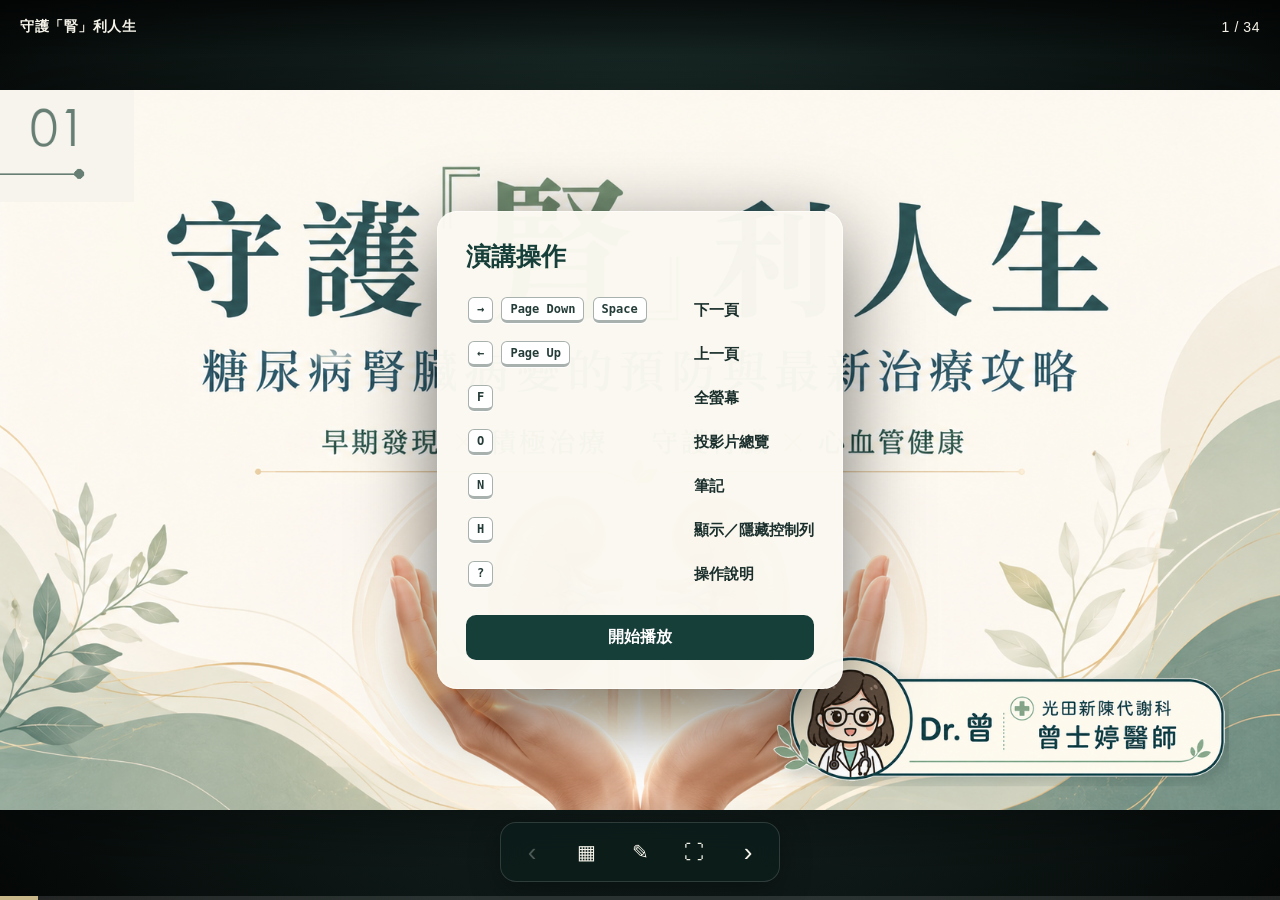
<file: index.html>
<!doctype html>
<html lang="zh-Hant">
<head>
  <meta charset="utf-8">
  <meta name="viewport" content="width=device-width,initial-scale=1,viewport-fit=cover">
  <meta name="theme-color" content="#173f3a">
  <title>守護「腎」利人生｜糖尿病腎臟病變衛教</title>
  <link rel="stylesheet" href="style.css">
</head>
<body>
  <main id="stage" aria-label="簡報播放區">
    <div id="deck" tabindex="0" aria-live="polite">
      <img id="slide" src="slides/slide-01.png?v=20260805-egfr-uacr-risk-polish" alt="第 1 張投影片" draggable="false">
      <video id="slideVideo" class="slide-media" controls playsinline preload="metadata" hidden></video>
    </div>

    <header id="topbar" class="chrome">
      <div class="brand">守護「腎」利人生</div>
      <div id="status" aria-label="目前頁碼">1 / 34</div>
    </header>

    <nav id="controls" class="chrome" aria-label="簡報控制">
      <button id="prev" type="button" aria-label="上一頁" title="上一頁（← / Page Up）">‹</button>
      <button id="overview" type="button" aria-label="投影片總覽" title="投影片總覽（O）">▦</button>
      <button id="notes" type="button" aria-label="筆記" title="筆記（N）">✎</button>
      <button id="fullscreen" type="button" aria-label="全螢幕" title="全螢幕（F）">⛶</button>
      <button id="next" type="button" aria-label="下一頁" title="下一頁（→ / Page Down / 空白鍵）">›</button>
    </nav>

    <div id="progress" aria-hidden="true"><span></span></div>

    <section id="help" class="panel" hidden aria-label="操作說明">
      <h2>演講操作</h2>
      <div class="key-grid">
        <span><kbd>→</kbd> <kbd>Page Down</kbd> <kbd>Space</kbd></span><b>下一頁</b>
        <span><kbd>←</kbd> <kbd>Page Up</kbd></span><b>上一頁</b>
        <span><kbd>F</kbd></span><b>全螢幕</b>
        <span><kbd>O</kbd></span><b>投影片總覽</b>
        <span><kbd>N</kbd></span><b>筆記</b>
        <span><kbd>H</kbd></span><b>顯示／隱藏控制列</b>
        <span><kbd>?</kbd></span><b>操作說明</b>
      </div>
      <button type="button" class="close" data-close>開始播放</button>
    </section>

    <section id="overviewPanel" class="panel overview" hidden aria-label="投影片總覽">
      <div class="overview-head"><h2>投影片總覽</h2><button type="button" class="icon-close" data-close aria-label="關閉">×</button></div>
      <div id="thumbs"></div>
    </section>

    <aside id="notesPanel" class="notes-panel" hidden aria-label="投影片筆記">
      <div class="notes-head">
        <div>
          <p>第 <span id="noteSlideNumber">1</span> 張</p>
          <h2>我的筆記</h2>
        </div>
        <button type="button" class="icon-close" data-notes-close aria-label="關閉筆記">×</button>
      </div>
      <textarea id="slideNote" placeholder="寫下想提醒自己的重點..." spellcheck="false"></textarea>
      <div class="notes-meta">
        <span id="noteSaved" aria-live="polite">已儲存</span>
        <span id="noteCount">0 字</span>
      </div>
      <div class="notes-actions">
        <button id="copyNotes" type="button">複製全部</button>
        <button id="downloadNotes" type="button">下載全部</button>
        <button id="clearNote" type="button">清除本頁</button>
      </div>
    </aside>
  </main>
  <script src="app.js?v=20260821-speaker-sync"></script>
</body>
</html>
</file>
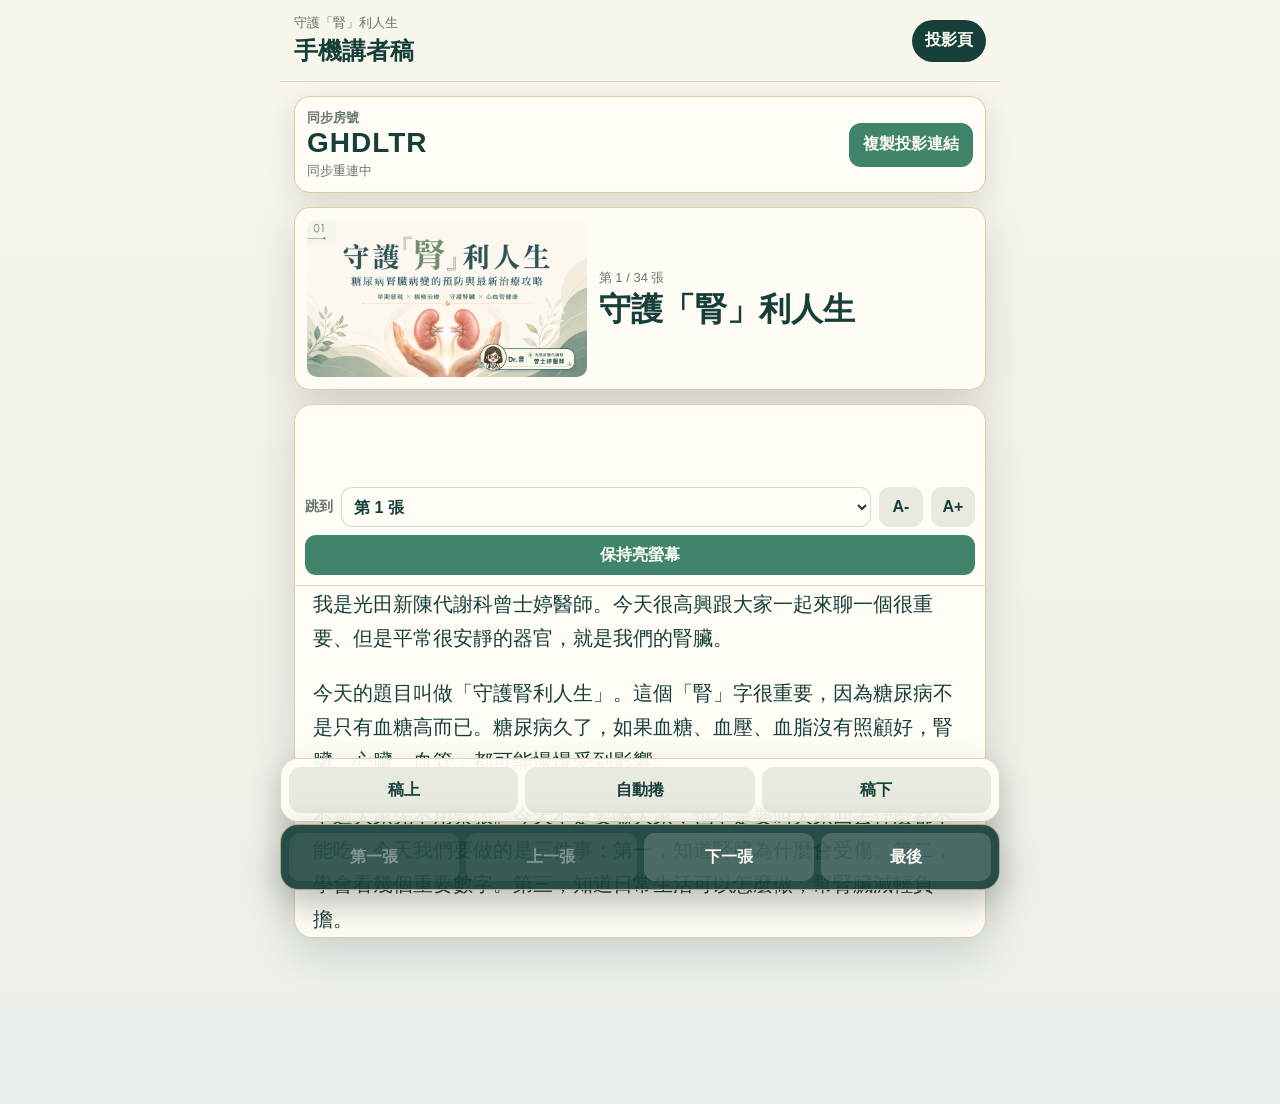
<file: speaker.html>
<!doctype html>
<html lang="zh-Hant">
<head>
  <meta charset="utf-8">
  <meta name="viewport" content="width=device-width,initial-scale=1,viewport-fit=cover">
  <meta name="theme-color" content="#173f3a">
  <title>手機講者稿｜守護「腎」利人生</title>
  <link rel="stylesheet" href="speaker.css?v=20260821-speaker-sync">
</head>
<body>
  <main class="speaker-app" aria-label="手機講者稿">
    <header class="speaker-top">
      <div>
        <p>守護「腎」利人生</p>
        <h1>手機講者稿</h1>
      </div>
      <a id="projectorLink" class="projector-link" href="index.html#1">投影頁</a>
    </header>

    <section class="sync-card" aria-label="同步設定">
      <div>
        <p>同步房號</p>
        <strong id="roomCode">建立中</strong>
        <span id="syncStatus">準備同步</span>
      </div>
      <button id="copyProjectorLink" type="button">複製投影連結</button>
    </section>

    <section class="slide-card" aria-label="目前投影片">
      <img id="slideThumb" src="slides/slide-01.png?v=20260821-speaker-sync" alt="第 1 張投影片縮圖">
      <div class="slide-info">
        <p id="slideCount">第 1 / 34 張</p>
        <h2 id="slideTitle">載入中</h2>
      </div>
    </section>

    <section class="script-panel" aria-label="逐字稿">
      <div class="script-toolbar">
        <label for="slideSelect">跳到</label>
        <select id="slideSelect" aria-label="選擇投影片"></select>
        <button id="smallerText" type="button" aria-label="縮小文字">A-</button>
        <button id="largerText" type="button" aria-label="放大文字">A+</button>
        <button id="wakeLock" type="button">保持亮螢幕</button>
      </div>
      <article id="scriptText" class="script-text" aria-live="polite">
        <p>正在載入逐字稿...</p>
      </article>
    </section>

    <nav class="speaker-controls" aria-label="講者控制">
      <button id="firstSlide" type="button">第一張</button>
      <button id="prevSlide" type="button">上一張</button>
      <button id="nextSlide" type="button">下一張</button>
      <button id="lastSlide" type="button">最後</button>
    </nav>
    <nav class="read-controls" aria-label="逐字稿控制">
      <button id="scrollScriptUp" type="button">稿上</button>
      <button id="autoScroll" type="button">自動捲</button>
      <button id="scrollScriptDown" type="button">稿下</button>
    </nav>
  </main>
  <script src="speaker-data.js?v=20260821-speaker-sync"></script>
  <script src="speaker.js?v=20260821-speaker-sync"></script>
</body>
</html>
</file>
<file: style.css>
:root{color-scheme:dark;--ink:#f6f4ea;--green:#173f3a;--accent:#c8b889;--chrome:rgba(12,29,27,.80)}
*{box-sizing:border-box}
html,body{width:100%;height:100%;margin:0;overflow:hidden;background:#07100f;font-family:-apple-system,BlinkMacSystemFont,"Segoe UI","Noto Sans TC",sans-serif}
button{font:inherit}
#stage{position:relative;width:100%;height:100%;display:grid;place-items:center;background:radial-gradient(circle at 50% 45%,#28433e 0,#111d1b 55%,#050807 100%);isolation:isolate}
#deck{width:100%;height:100%;display:grid;place-items:center;outline:none;cursor:default;transition:padding-right .25s ease}
#stage.notes-open #deck{padding-right:min(390px,32vw)}
#slide,.slide-media{display:block;width:100%;height:100%;object-fit:contain;user-select:none;-webkit-user-select:none;filter:drop-shadow(0 12px 35px rgba(0,0,0,.45))}
#slide[hidden],.slide-media[hidden]{display:none!important}
.slide-media{background:#050807}
.chrome{position:fixed;z-index:10;transition:opacity .25s ease,transform .25s ease}
#topbar{top:0;left:0;right:0;height:54px;padding:0 20px;display:flex;align-items:center;justify-content:space-between;color:var(--ink);background:linear-gradient(to bottom,rgba(0,0,0,.55),transparent);font-size:14px;letter-spacing:.04em;pointer-events:none}
.brand{font-weight:700}.hidden-chrome .chrome{opacity:0;pointer-events:none}.hidden-chrome #topbar{transform:translateY(-100%)}.hidden-chrome #controls{transform:translate(-50%,120%)}
#controls{left:50%;bottom:max(18px,env(safe-area-inset-bottom));transform:translateX(-50%);display:flex;gap:6px;padding:7px;border:1px solid rgba(255,255,255,.14);border-radius:16px;background:var(--chrome);box-shadow:0 8px 30px rgba(0,0,0,.35);backdrop-filter:blur(14px)}
#controls button{position:relative;width:48px;height:44px;border:0;border-radius:11px;color:var(--ink);background:transparent;font-size:26px;line-height:1;cursor:pointer}
#controls button:nth-child(2),#controls button:nth-child(3),#controls button:nth-child(4){font-size:20px}
#controls button:hover,#controls button:focus-visible{background:rgba(255,255,255,.15);outline:2px solid var(--accent);outline-offset:-2px}
#controls button:disabled{opacity:.28;cursor:default}
#controls button.has-note{background:rgba(200,184,137,.18)}
#controls button.has-note::after{content:"";position:absolute;width:7px;height:7px;border-radius:50%;background:#f0d27a;transform:translate(-2px,13px)}
#progress{position:fixed;z-index:12;left:0;right:0;bottom:0;height:4px;background:rgba(255,255,255,.12)}
#progress span{display:block;height:100%;width:4%;background:var(--accent);transition:width .25s ease}
.panel{position:fixed;z-index:30;inset:auto;max-width:min(640px,calc(100% - 32px));max-height:calc(100% - 32px);padding:28px;color:#1b302d;background:rgba(250,248,240,.98);border:1px solid rgba(255,255,255,.5);border-radius:20px;box-shadow:0 24px 80px rgba(0,0,0,.55);overflow:auto}
.panel[hidden]{display:none}.panel h2{margin:0 0 22px;font-size:25px;color:var(--green)}
.key-grid{display:grid;grid-template-columns:1.7fr 1fr;gap:14px 24px;align-items:center;font-size:15px}
kbd{display:inline-block;padding:4px 8px;margin:2px;border:1px solid #a8b1ad;border-bottom-width:3px;border-radius:6px;background:white;color:#243c38;font:600 12px ui-monospace,monospace;box-shadow:0 1px 0 #fff}
.close{display:block;width:100%;margin-top:26px;padding:12px 18px;border:0;border-radius:10px;background:var(--green);color:white;font-weight:700;cursor:pointer}
.overview{inset:16px;max-width:none;max-height:none;padding:20px 20px 30px}.overview-head{position:sticky;top:-20px;z-index:2;display:flex;justify-content:space-between;align-items:center;margin:-20px -20px 18px;padding:18px 20px 10px;background:rgba(250,248,240,.98)}.overview-head h2{margin:0}.icon-close{width:40px;height:40px;border:0;border-radius:50%;font-size:28px;background:#e5e5dc;color:var(--green);cursor:pointer}
#thumbs{display:grid;grid-template-columns:repeat(auto-fill,minmax(210px,1fr));gap:16px}
.thumb{position:relative;padding:0;border:3px solid transparent;border-radius:10px;overflow:hidden;background:#d9ddd8;box-shadow:0 3px 12px rgba(0,0,0,.15);cursor:pointer}.thumb img{display:block;width:100%;aspect-ratio:16/9;object-fit:cover}.thumb span{position:absolute;right:7px;bottom:6px;min-width:27px;padding:3px 7px;border-radius:12px;color:#fff;background:rgba(0,0,0,.68);font-size:12px}.thumb.has-note::after{content:"";position:absolute;left:8px;bottom:8px;width:10px;height:10px;border-radius:50%;background:#f0d27a;box-shadow:0 0 0 2px rgba(0,0,0,.45)}.thumb.current{border-color:#b4933e}.thumb:hover{transform:translateY(-2px)}
.notes-panel{position:fixed;z-index:26;top:68px;right:16px;bottom:18px;width:min(390px,calc(100% - 32px));display:flex;flex-direction:column;gap:14px;padding:18px;color:#1b302d;background:rgba(250,248,240,.98);border:1px solid rgba(255,255,255,.5);border-radius:18px;box-shadow:0 24px 80px rgba(0,0,0,.55)}
.notes-panel[hidden]{display:none}.notes-head{display:flex;justify-content:space-between;align-items:flex-start;gap:14px}.notes-head p{margin:1px 0 3px;color:#6b746f;font-size:13px}.notes-head h2{margin:0;color:var(--green);font-size:24px}
#slideNote{flex:1;min-height:220px;width:100%;padding:14px 15px;border:1px solid #c7cabe;border-radius:12px;resize:none;background:#fffdf6;color:#172b28;font:16px/1.6 -apple-system,BlinkMacSystemFont,"Segoe UI","Noto Sans TC",sans-serif;outline:none}
#slideNote:focus{border-color:#b4933e;box-shadow:0 0 0 3px rgba(180,147,62,.18)}
.notes-meta{display:flex;justify-content:space-between;color:#6b746f;font-size:13px}.notes-actions{display:grid;grid-template-columns:1fr 1fr 1fr;gap:8px}.notes-actions button{min-height:42px;padding:9px 10px;border:0;border-radius:10px;background:#e5e5dc;color:#173f3a;font-weight:700;cursor:pointer}.notes-actions button:hover,.notes-actions button:focus-visible{outline:2px solid #b4933e;outline-offset:2px;background:#f2eddb}.notes-actions button:last-child{color:#8a2f27}
@media (max-width:760px){#stage.notes-open #deck{padding-right:0;padding-bottom:42vh}.notes-panel{top:auto;left:10px;right:10px;bottom:0;width:auto;height:min(48vh,430px);border-radius:18px 18px 0 0}#slideNote{min-height:120px}}
@media (max-width:600px){#topbar{height:44px;padding:0 12px;font-size:12px}.brand{max-width:70%;white-space:nowrap;overflow:hidden;text-overflow:ellipsis}#controls{bottom:max(10px,env(safe-area-inset-bottom))}#controls button{width:44px;height:40px}.panel{padding:22px}.key-grid{grid-template-columns:1fr;gap:7px}.key-grid b{margin-bottom:6px}#thumbs{grid-template-columns:repeat(2,1fr);gap:9px}.notes-panel{padding:14px}.notes-head h2{font-size:21px}.notes-actions{grid-template-columns:1fr}.notes-actions button{min-height:38px}}
@media print{.chrome,#progress,.panel,.notes-panel{display:none!important}#slide{object-fit:contain}}
</file>
<file: speaker.css>
:root {
  color-scheme: light;
  --bg: #f4f1e8;
  --paper: #fffdf6;
  --ink: #173f3a;
  --muted: #66756e;
  --line: #d9c99e;
  --accent: #3f846b;
  --accent-dark: #173f3a;
  --shadow: 0 16px 42px rgba(34, 52, 48, .16);
}

* { box-sizing: border-box; }

html, body {
  min-height: 100%;
  margin: 0;
  background: linear-gradient(180deg, #f8f5eb 0%, var(--bg) 44%, #eaf1eb 100%);
  color: var(--ink);
  font-family: -apple-system, BlinkMacSystemFont, "Segoe UI", "Noto Sans TC", sans-serif;
}

body { padding: env(safe-area-inset-top) 0 env(safe-area-inset-bottom); }

button, select { font: inherit; }

.speaker-app {
  width: min(720px, 100%);
  min-height: 100vh;
  margin: 0 auto;
  padding: 14px 14px 166px;
}

.speaker-top {
  position: sticky;
  top: 0;
  z-index: 10;
  display: flex;
  align-items: center;
  justify-content: space-between;
  gap: 12px;
  margin: -14px -14px 14px;
  padding: 14px;
  background: rgba(248, 245, 235, .94);
  border-bottom: 1px solid rgba(217, 201, 158, .7);
  backdrop-filter: blur(16px);
}

.speaker-top p,
.slide-info p {
  margin: 0 0 3px;
  color: var(--muted);
  font-size: 13px;
}

.speaker-top h1,
.slide-info h2 {
  margin: 0;
  letter-spacing: 0;
}

.speaker-top h1 { font-size: 24px; }

.projector-link {
  flex: 0 0 auto;
  display: inline-flex;
  align-items: center;
  min-height: 42px;
  padding: 9px 13px;
  border-radius: 999px;
  background: var(--accent-dark);
  color: #fffdf6;
  font-weight: 800;
  text-decoration: none;
}

.sync-card {
  display: flex;
  align-items: center;
  justify-content: space-between;
  gap: 12px;
  margin-bottom: 14px;
  padding: 12px;
  border: 1px solid rgba(217, 201, 158, .86);
  border-radius: 16px;
  background: rgba(255, 253, 246, .94);
  box-shadow: 0 10px 28px rgba(34, 52, 48, .12);
}

.sync-card p {
  margin: 0 0 2px;
  color: var(--muted);
  font-size: 13px;
  font-weight: 800;
}

.sync-card strong {
  display: block;
  font-size: 28px;
  line-height: 1;
  letter-spacing: 1px;
}

.sync-card span {
  display: block;
  margin-top: 5px;
  color: var(--muted);
  font-size: 13px;
}

.sync-card button {
  flex: 0 0 auto;
  min-height: 44px;
  padding: 0 14px;
  border: 0;
  border-radius: 12px;
  background: var(--accent);
  color: #fffdf6;
  font-weight: 900;
}

.slide-card {
  display: grid;
  grid-template-columns: 42% 1fr;
  gap: 12px;
  align-items: center;
  padding: 12px;
  border: 1px solid rgba(217, 201, 158, .86);
  border-radius: 16px;
  background: rgba(255, 253, 246, .92);
  box-shadow: var(--shadow);
}

.slide-card img {
  display: block;
  width: 100%;
  aspect-ratio: 16 / 9;
  border-radius: 10px;
  object-fit: cover;
  background: #e1e6dc;
}

.slide-info h2 {
  font-size: clamp(20px, 5vw, 32px);
  line-height: 1.2;
}

.script-panel {
  display: flex;
  flex-direction: column;
  margin-top: 14px;
  border: 1px solid rgba(217, 201, 158, .86);
  border-radius: 18px;
  background: rgba(255, 253, 246, .96);
  box-shadow: var(--shadow);
  overflow: hidden;
}

.script-toolbar {
  position: sticky;
  top: 72px;
  z-index: 8;
  display: grid;
  grid-template-columns: auto minmax(110px, 1fr) auto auto;
  gap: 8px;
  align-items: center;
  padding: 10px;
  border-bottom: 1px solid rgba(217, 201, 158, .75);
  background: rgba(255, 253, 246, .96);
  backdrop-filter: blur(12px);
}

.script-toolbar label {
  color: var(--muted);
  font-size: 14px;
  font-weight: 700;
}

.script-toolbar select,
.script-toolbar button,
.speaker-controls button {
  min-height: 40px;
  border: 0;
  border-radius: 11px;
  font-weight: 800;
  color: var(--ink);
  background: #e8eadf;
}

.script-toolbar select {
  width: 100%;
  padding: 0 8px;
  border: 1px solid rgba(23, 63, 58, .18);
  background: #fffdf6;
}

.script-toolbar button {
  min-width: 44px;
  padding: 0 10px;
}

#wakeLock {
  grid-column: 1 / -1;
  color: #fffdf6;
  background: var(--accent);
}

#wakeLock.active { background: #a15b42; }

.script-text {
  max-height: clamp(260px, 47dvh, 620px);
  overflow-y: auto;
  overscroll-behavior: contain;
  scroll-behavior: smooth;
  -webkit-overflow-scrolling: touch;
  padding: 18px 18px 22px;
  font-size: var(--script-size, 20px);
  line-height: 1.72;
}

.script-text p {
  margin: 0 0 1em;
}

.script-text p:last-child { margin-bottom: 0; }

.speaker-controls {
  position: fixed;
  left: 50%;
  bottom: max(10px, env(safe-area-inset-bottom));
  z-index: 20;
  display: grid;
  grid-template-columns: repeat(4, 1fr);
  gap: 7px;
  width: min(720px, calc(100% - 20px));
  padding: 8px;
  border: 1px solid rgba(217, 201, 158, .75);
  border-radius: 18px;
  background: rgba(23, 63, 58, .92);
  box-shadow: 0 12px 38px rgba(0, 0, 0, .28);
  transform: translateX(-50%);
}

.speaker-controls button {
  min-height: 48px;
  color: #fffdf6;
  background: rgba(255, 255, 255, .16);
}

.speaker-controls button:disabled {
  opacity: .42;
}

.read-controls {
  position: fixed;
  left: 50%;
  bottom: calc(max(10px, env(safe-area-inset-bottom)) + 68px);
  z-index: 19;
  display: grid;
  grid-template-columns: repeat(3, 1fr);
  gap: 7px;
  width: min(720px, calc(100% - 20px));
  padding: 8px;
  border: 1px solid rgba(217, 201, 158, .75);
  border-radius: 18px;
  background: rgba(255, 253, 246, .94);
  box-shadow: 0 12px 34px rgba(0, 0, 0, .18);
  transform: translateX(-50%);
}

.read-controls button {
  min-height: 46px;
  border: 0;
  border-radius: 12px;
  background: #e8eadf;
  color: var(--ink);
  font-weight: 900;
}

.read-controls button.active {
  background: #f0b95c;
}

@media (max-width: 520px) {
  .speaker-app {
    padding-inline: 10px;
    padding-bottom: 164px;
  }
  .speaker-top { margin-inline: -10px; }
  .sync-card {
    align-items: stretch;
  }
  .sync-card strong {
    font-size: 25px;
  }
  .sync-card button {
    width: 128px;
    padding-inline: 10px;
    line-height: 1.15;
  }
  .slide-card {
    grid-template-columns: 1fr;
  }
  .slide-card img {
    max-height: 180px;
  }
  .script-text {
    max-height: clamp(220px, 39dvh, 480px);
    padding: 16px;
    font-size: var(--script-size, 19px);
  }
  .speaker-controls button,
  .read-controls button {
    min-height: 46px;
    padding-inline: 6px;
    font-size: 14px;
  }
}
</file>
